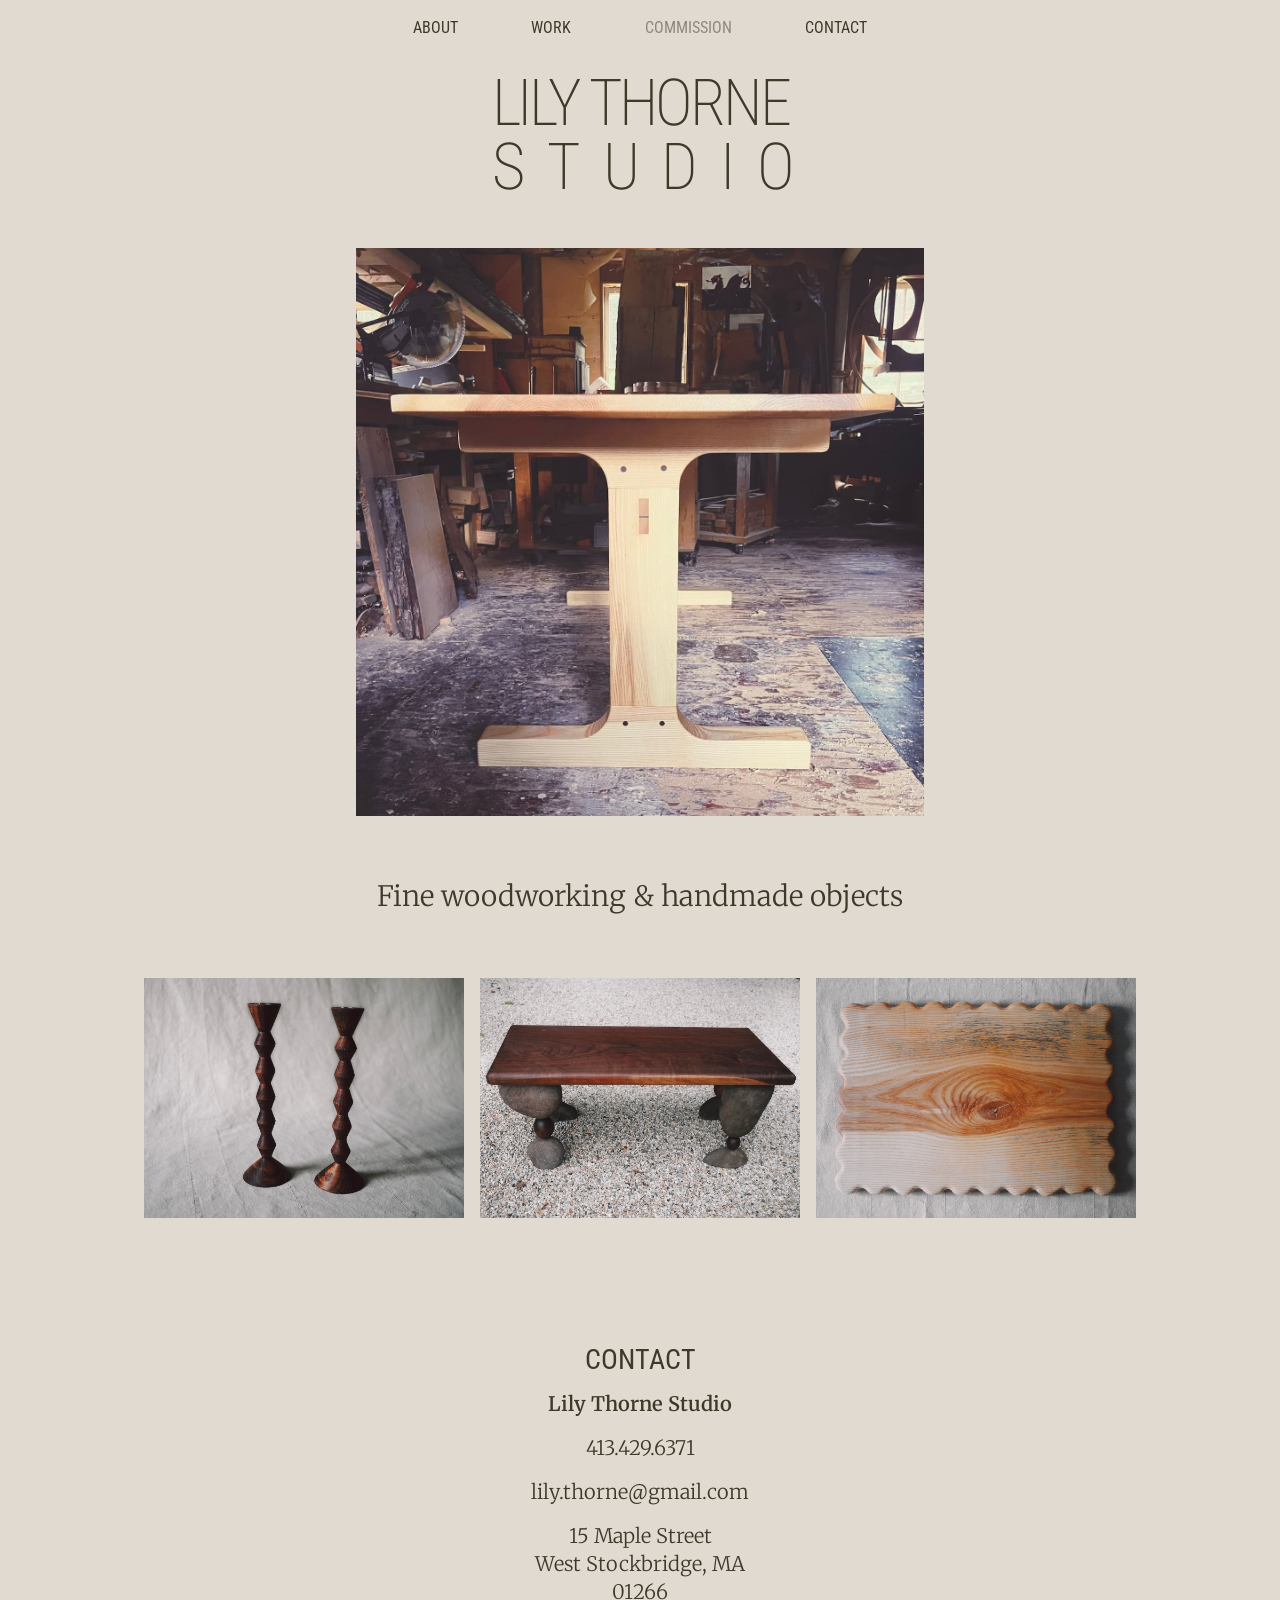
<file: index.html>
<!doctype html>
<html lang="en" class="home">

<head>
	<title>Lily Thorne Studio</title>
	<meta name="description" content="Fine woodworking and handmade objects from the Berkshires.">
	<meta name="keywords" content="woodworking, design, furniture, custom, handmade, West Stockbridge, Massachusetts, Berkshire">
	<meta name="author" content="Lily Thorne">
	<meta charset="utf-8" />
	<meta name="viewport" content="width=device-width, initial-scale=1.0" />
	<meta http-equiv="Content-Type" content="text/html; charset=utf-8" />
	<link rel="stylesheet" href="font.css" />
	<link rel="stylesheet" href="style.css" />
	<link rel="icon" href="/assets/favicon/favicon.ico" type="image/x-icon">

</head>

<body>
	<a href="#content" class="skip-to-main">Skip to main content</a>

	<header>
		<nav>
			<ul>
				<li><a href="/about">About</a></li>
				<li><a href="/work">Work</a></li>
				<li><a class="disabled"  href="/commission">Commission</a></li>
				<li><a href="#contact">Contact</a></li>
			</ul>
		</nav>

		<h1>
			<a href="/"><span>Lily Thorne</span> <br><span>Studio</span></a>
		</h1>
	</header>

	<section id="hero">
		<img src="assets/hero.jpg" alt="a table in the workshop" />
				<p>
					Fine woodworking &amp; handmade objects
				</p>

	</section>

	<section id="feature">
		<div>
		<img src="assets/ash-stained-spools.jpg" alt="ash stained spools" />
		</div>
		<div>
		<img src="assets/walnut-stone-table.jpg" alt="stone and wood coffee table" />
		</div>
		<div>
		<img src="assets/lg-ash-rectangle-scallop.jpg" alt="scallop cutting board" />
		</div>
	</section>

	<section id="contact">
		<h3>Contact</h3>
		<p><strong>Lily Thorne Studio</strong></p>
		<p>413.429.6371</p>
		<p>lily.thorne@gmail.com</p>
		<p>
		15 Maple Street<br>
		West Stockbridge, MA<br>
		01266
		</p>
	</section>
</body>

</html>
</file>
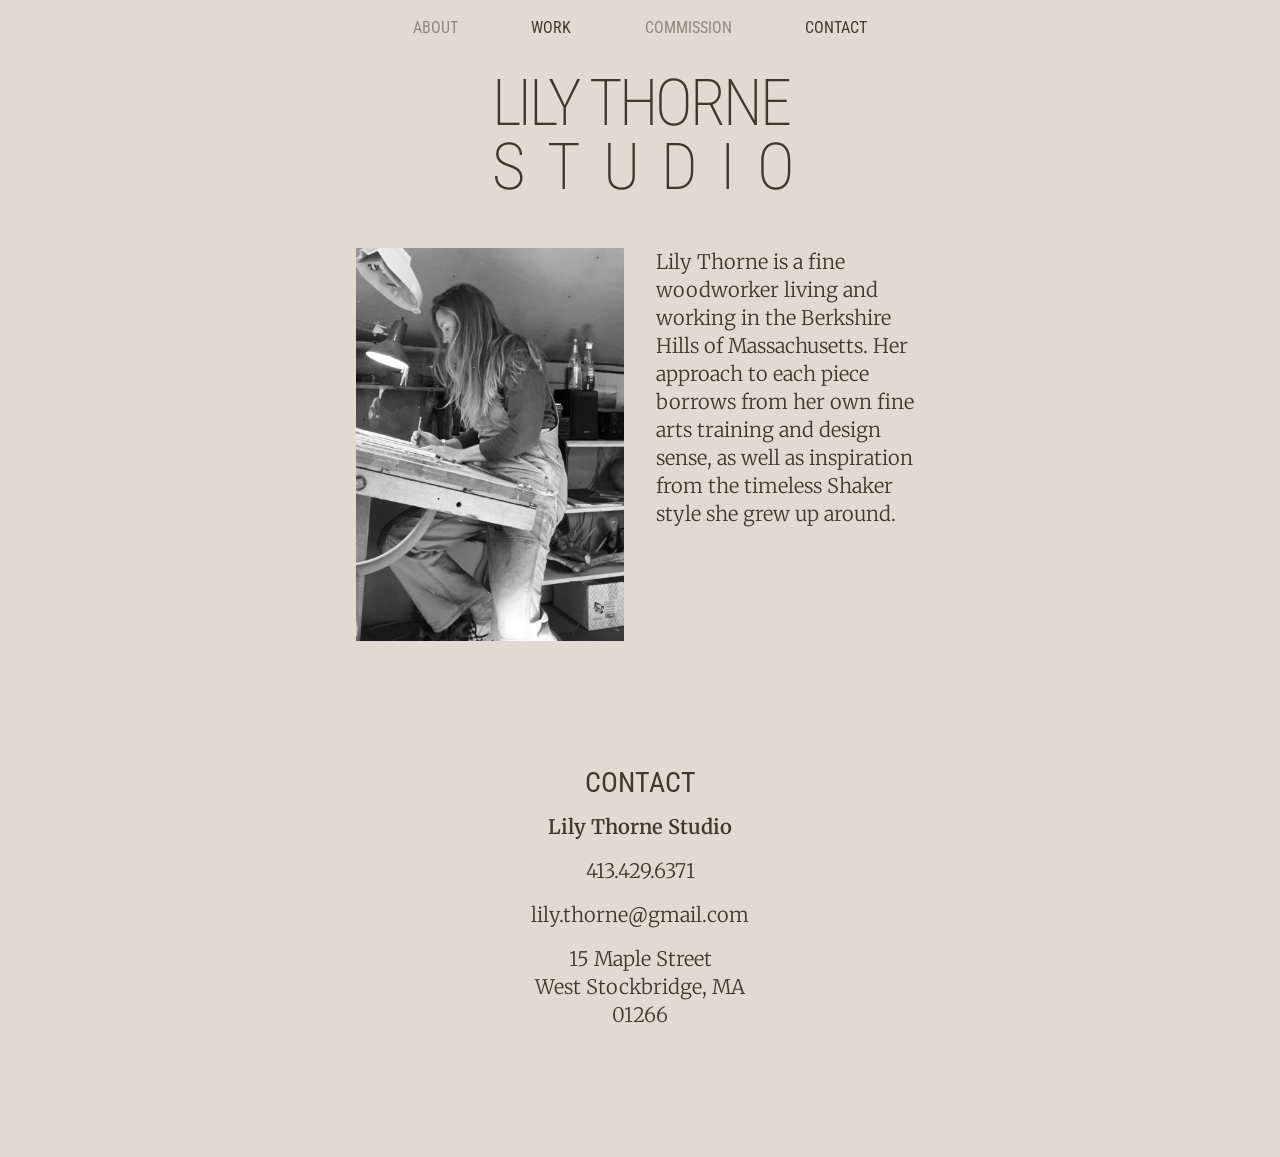
<file: about/index.html>
<!doctype html>
<html lang="en" class="subpage about">

<head>
	<title>Lily Thorne Studio - About</title>
	<meta name="description" content="Fine woodworking and handmade objects from the Berkshires.">
	<meta name="keywords" content="woodworking, design, furniture, custom, handmade, West Stockbridge, Massachusetts, Berkshire">
	<meta name="author" content="Lily Thorne">
	<meta charset="utf-8" />
	<meta name="viewport" content="width=device-width, initial-scale=1.0" />
	<meta http-equiv="Content-Type" content="text/html; charset=utf-8" />
	<link rel="stylesheet" href="../font.css" />
	<link rel="stylesheet" href="../style.css" />
	<link rel="stylesheet" href="../glightbox.min.css" />
	<link rel="icon" href="/assets/favicon/favicon.ico" type="image/x-icon">

</head>

<body>
	<a href="#content" class="skip-to-main">Skip to main content</a>

	<header>
		<nav>
			<ul>
				<li><a class="disabled" href="/about">About</a></li>
				<li><a href="/work">Work</a></li>
				<li><a class="disabled"  href="/commission">Commission</a></li>
				<li><a href="#contact">Contact</a></li>
			</ul>
		</nav>
	
		<h1>
			<a href="/"><span>Lily Thorne</span> <br><span>Studio</span></a>
		</h1>
	</header>


<section id="info">
	<img src="../assets/bio.jpg" alt="portrait photo of Lily Thorne" />	
	<div>
		<!-- <h2>About</h2> -->
		<p class="no-margin-top">Lily Thorne is a fine woodworker living and working in the Berkshire Hills of Massachusetts. Her approach to each piece borrows from her own fine arts training and design sense, as well as inspiration from the timeless Shaker style she grew up around.</p>
	</div>
</section>


	<section id="contact">
		<h3>Contact</h3>
		<p><strong>Lily Thorne Studio</strong></p>
		<p>413.429.6371</p>
		<p>lily.thorne@gmail.com</p>
		<p>
		15 Maple Street<br>
		West Stockbridge, MA<br>
		01266
		</p>
	</section>
	<script src="../glightbox.min.js"></script>
	<script>
		(() => {
			const lightbox = GLightbox({
				touchNavigation: true,
				loop: true
			});
		})();
	</script>
</body>

</html>
</file>
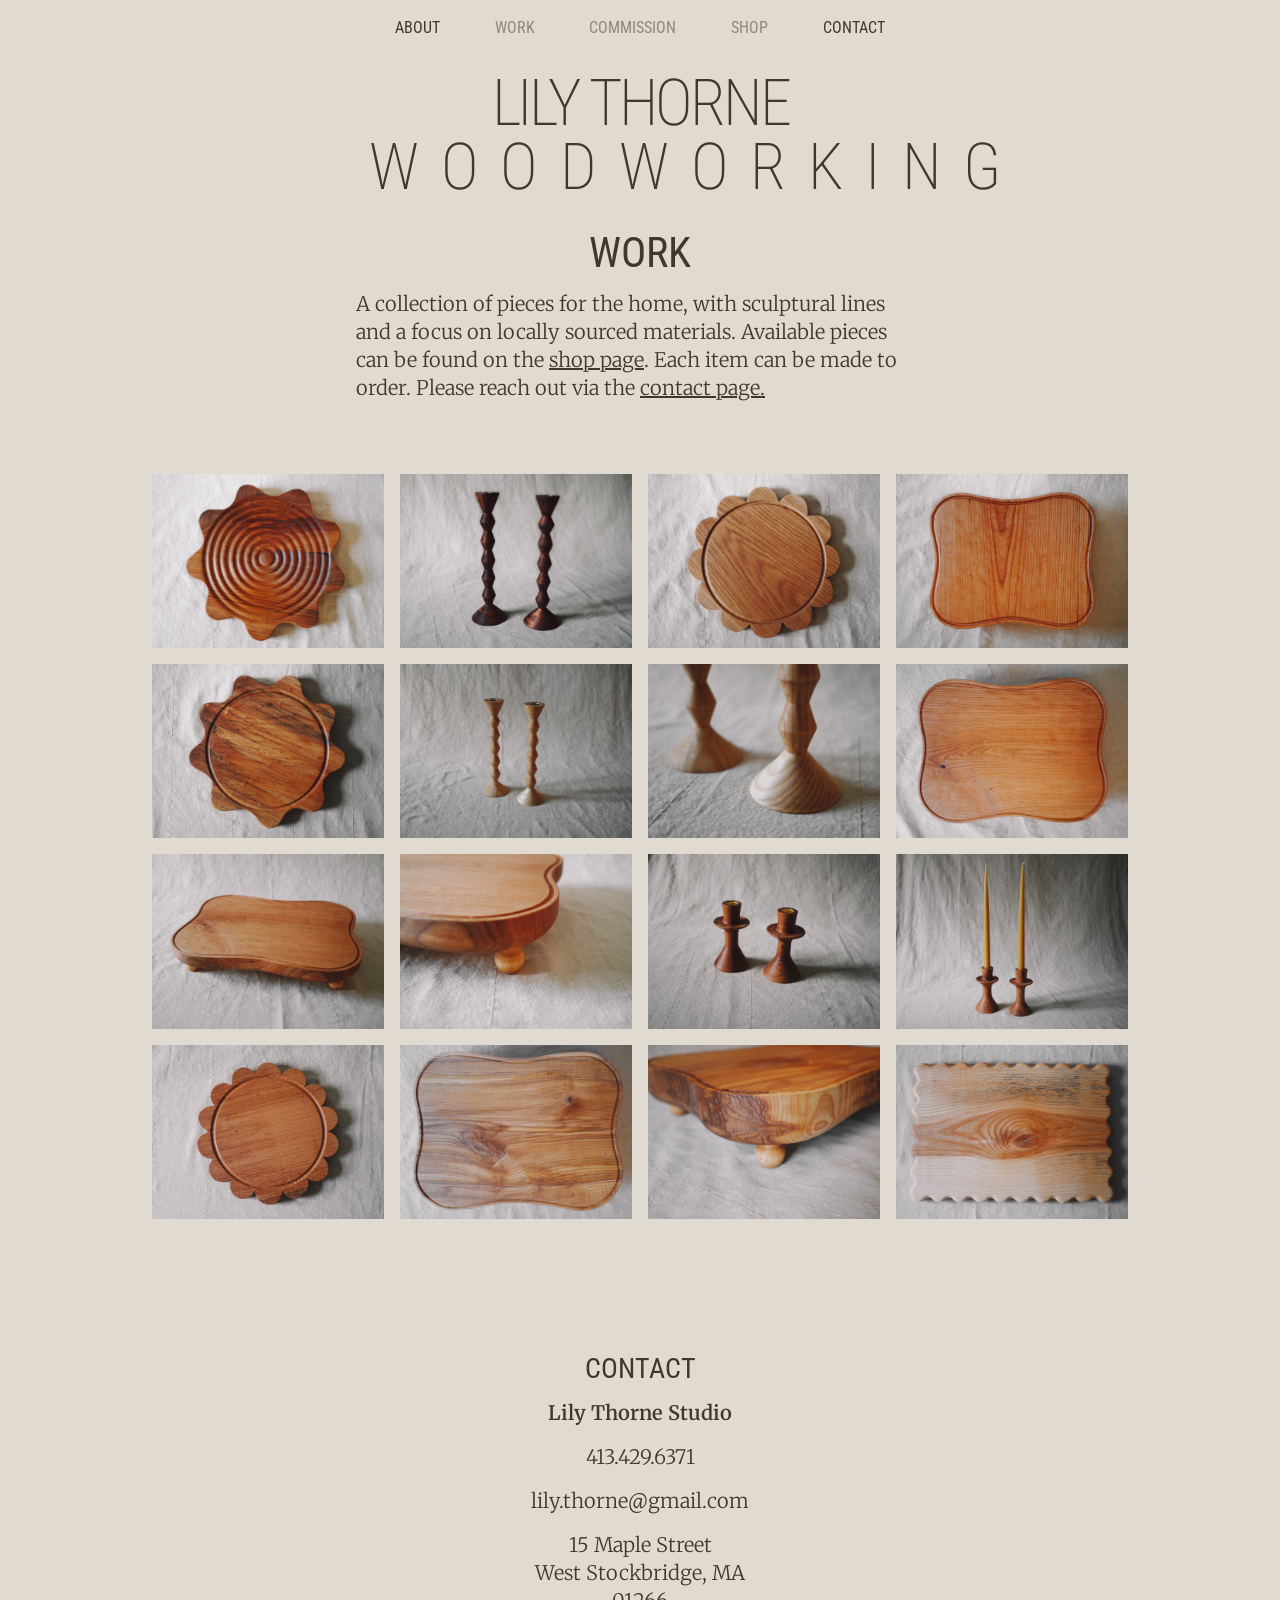
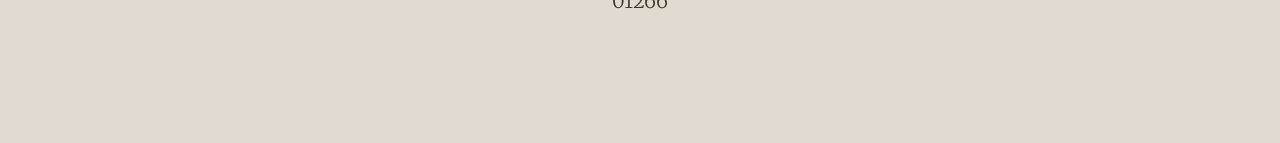
<file: work/index.html>
<!doctype html>
<html lang="en" class="subpage work">

<head>
	<title>Lily Thorne Studio - Work</title>
	<meta name="description" content="Fine woodworking and handmade objects from the Berkshires.">
	<meta name="keywords" content="woodworking, design, furniture, custom, handmade, West Stockbridge, Massachusetts, Berkshire">
	<meta name="author" content="Lily Thorne">
	<meta charset="utf-8" />
	<meta name="viewport" content="width=device-width, initial-scale=1.0" />
	<meta http-equiv="Content-Type" content="text/html; charset=utf-8" />
	<link rel="stylesheet" href="../font.css" />
	<link rel="stylesheet" href="../style.css" />
	<link rel="stylesheet" href="../glightbox.min.css" />
	<link rel="icon" href="/assets/favicon/favicon.ico" type="image/x-icon">

</head>

<body>
	<a href="#content" class="skip-to-main">Skip to main content</a>

	<header>
		<nav>
			<ul>
				<li><a href="/about">About</a></li>
				<li><a class="disabled" href="/work">Work</a></li>
				<li><a class="disabled" href="/commission">Commission</a></li>
				<li><a class="disabled" href="/shop">Shop</a></li>
				<li><a href="#contact">Contact</a></li>
			</ul>
		</nav>
	
		<h1>
			<a href="/"><span>Lily Thorne</span> <br><span>Woodworking</span></a>
		</h1>
	</header>

	
	<section id="hero">
<h2>
	Work
</h2>
	<p>A collection of pieces for the home, with sculptural lines and a focus on locally sourced materials. Available pieces can be found on the <a href="/shop">shop page</a>. Each item can be made to order. Please reach out via the <a href="/contact">contact page.</a></p>
	</section>

	<section id="feature">
		<div><a class="glightbox" href="/assets/wavy-butternut-board.jpg"><img src="/assets/wavy-butternut-board.jpg" alt="tk" /></a></div>
		
		<div><a class="glightbox" href="/assets/ash-stained-spools.jpg"><img src="/assets/ash-stained-spools.jpg"
					alt="tk" /></a></div>

		
		<div><a class="glightbox" href="/assets/sm-oak-scallop-board.jpg"><img src="/assets/sm-oak-scallop-board.jpg"
					alt="tk" /></a></div>
		<div><a class="glightbox" href="/assets/sm-cherry-tabletop.jpg"><img src="/assets/sm-cherry-tabletop.jpg" alt="tk" /></a></div>
		<!-- <div><a class="glightbox" href="/assets/sm-cherry-tabletop-quarter.jpg"><img src="/assets/sm-cherry-tabletop-quarter.jpg"
					alt="tk" /></a></div> -->
		<div><a class="glightbox" href="/assets/maple-wide-scallop.jpg"><img src="/assets/maple-wide-scallop.jpg"
					alt="tk" /></a></div>
		<div><a class="glightbox" href="/assets/ash-spool.jpg"><img src="/assets/ash-spool.jpg" alt="tk" /></a></div>
		<div><a class="glightbox" href="/assets/ash-spool-detail.jpg"><img src="/assets/ash-spool-detail.jpg" alt="tk" /></a></div>
		
		<div><a class="glightbox" href="/assets/lg-cherry-tabletop.jpg"><img src="/assets/lg-cherry-tabletop.jpg"
		alt="tk" /></a></div>
		<div><a class="glightbox" href="/assets/lg-cherry-tabletop-quarter.jpg"><img src="/assets/lg-cherry-tabletop-quarter.jpg"
		alt="tk" /></a></div>
		<div><a class="glightbox" href="/assets/lg-cherry-tabletop-detail.jpg"><img src="/assets/lg-cherry-tabletop-detail.jpg"
		alt="tk" /></a></div>
		<div><a class="glightbox" href="/assets/cherry-queen-taper.jpg"><img src="/assets/cherry-queen-taper.jpg"
			alt="tk" /></a></div>
		<div><a class="glightbox" href="/assets/cherry-queen-candles.jpg"><img src="/assets/cherry-queen-candles.jpg"
		alt="tk" /></a></div>
		<div><a class="glightbox" href="/assets/lg-oak-scallop.jpg"><img src="/assets/lg-oak-scallop.jpg" alt="tk" /></a></div>
		<div><a class="glightbox" href="/assets/lg-ash-tabletop.jpg"><img src="/assets/lg-ash-tabletop.jpg"
		alt="tk" /></a></div>
		<div><a class="glightbox" href="/assets/lg-ash-tabletop-detail.jpg"><img src="/assets/lg-ash-tabletop-detail.jpg" alt="tk" /></a></div>
		<div><a class="glightbox" href="/assets/lg-ash-rectangle-scallop.jpg"><img src="/assets/lg-ash-rectangle-scallop.jpg"alt="tk" /></a></div>
		
	</section>

	<section id="contact">
		<h3>Contact</h3>
		<p><strong>Lily Thorne Studio</strong></p>
		<p>413.429.6371</p>
		<p>lily.thorne@gmail.com</p>
		<p>
		15 Maple Street<br>
		West Stockbridge, MA<br>
		01266
		</p>
	</section>
	<script src="../glightbox.min.js"></script>
	<script>
		(() => {
			const lightbox = GLightbox({
				touchNavigation: true,
				loop: true
			});
		})();
	</script>
</body>

</html>
</file>
<file: font.css>
/* roboto-condensed-200 - latin */
@font-face {
  font-display: swap; /* Check https://developer.mozilla.org/en-US/docs/Web/CSS/@font-face/font-display for other options. */
  font-family: 'Roboto Condensed';
  font-style: normal;
  font-weight: 200;
  src: url('assets/fonts/roboto-condensed-v31-latin-200.woff2') format('woff2'); /* Chrome 36+, Opera 23+, Firefox 39+, Safari 12+, iOS 10+ */
}

/* roboto-condensed-regular - latin */
@font-face {
  font-display: swap; /* Check https://developer.mozilla.org/en-US/docs/Web/CSS/@font-face/font-display for other options. */
  font-family: 'Roboto Condensed';
  font-style: normal;
  font-weight: 400;
  src: url('assets/fonts/roboto-condensed-v31-latin-regular.woff2') format('woff2'); /* Chrome 36+, Opera 23+, Firefox 39+, Safari 12+, iOS 10+ */
}



/* merriweather-300 - latin */
@font-face {
  font-display: swap; /* Check https://developer.mozilla.org/en-US/docs/Web/CSS/@font-face/font-display for other options. */
  font-family: 'Merriweather';
  font-style: normal;
  font-weight: 300;
  src: url('assets/fonts/merriweather-v33-latin-300.woff2') format('woff2'); /* Chrome 36+, Opera 23+, Firefox 39+, Safari 12+, iOS 10+ */
}

/* merriweather-regular - latin */
@font-face {
  font-display: swap; /* Check https://developer.mozilla.org/en-US/docs/Web/CSS/@font-face/font-display for other options. */
  font-family: 'Merriweather';
  font-style: normal;
  font-weight: 400;
  src: url('assets/fonts/merriweather-v33-latin-regular.woff2') format('woff2'); /* Chrome 36+, Opera 23+, Firefox 39+, Safari 12+, iOS 10+ */
}

/* merriweather-600 - latin */
@font-face {
  font-display: swap; /* Check https://developer.mozilla.org/en-US/docs/Web/CSS/@font-face/font-display for other options. */
  font-family: 'Merriweather';
  font-style: normal;
  font-weight: 600;
  src: url('assets/fonts/merriweather-v33-latin-600.woff2') format('woff2'); /* Chrome 36+, Opera 23+, Firefox 39+, Safari 12+, iOS 10+ */
}
</file>
<file: style.css>
:root {
	/* font */
	--sans: "Roboto Condensed",  -apple-system, BlinkMacSystemFont, "Segoe UI", Roboto, Oxygen, Ubuntu, Cantarell, "Helvetica Neue", sans-serif;
	
	/* --serif: "Crimson Pro", Iowan Old Style, Times New Roman, Times, serif; */
	--serif: "Merriweather",Iowan Old Style, Times New Roman, Times, serif;

	/* --mono: "Courier Prime", Menlo, Consolas, Monaco, monospace; */
	--mono: Menlo, Consolas, Monaco, monospace;

	/* z-index */
	--z-bottom: -100;
	--z-middle: 0;
	--z-top: 100;
	--z-overlay: 1000;

	--border-radius: 2px;
	--color-bg: #e0dad1;
	--color-primary: #464139;
	--color-secondary: #2d6987;
	--color-tertiary: #deae1f	;
	--color-fg: #3e3929;
	--col-width: 600px;
	
	/* "1" second duration */
	--1s: 1ms;
}

/* 1. Use a more-intuitive box-sizing model */
*, *::before, *::after {
  box-sizing: border-box;
}

/* 2. Remove default margin */
* {
  margin: 0;
}

/* 3. Enable keyword animations */
@media (prefers-reduced-motion: no-preference) {
  html {
    interpolate-size: allow-keywords;
  }
}

body {
  /* 4. Add accessible line-height */
  line-height: 1.5;
  /* 5. Improve text rendering */
  -webkit-font-smoothing: antialiased;
}

/* 6. Improve media defaults */
img, picture, video, canvas, svg {
  display: block;
	width: 100%;
  max-width: 100%;
}

/* 7. Inherit fonts for form controls */
input, button, textarea, select {
  font: inherit;
}

/* 8. Avoid text overflows */
p, h1, h2, h3, h4, h5, h6 {
  overflow-wrap: break-word;
}

/* 9. Improve line wrapping */
p {
  text-wrap: pretty;
}
h1, h2, h3, h4, h5, h6 {
  text-wrap: balance;
}

/*
  10. Create a root stacking context
*/
#root, #__next {
  isolation: isolate;
}


/* 11. Russell */

.skip-to-main {
	border: none;
	width: 1px;
	height: 1px;
	overflow: hidden;
	position: absolute;
}

.skip-to-main:focus {
	background-color: black;
	color: white;
	width: auto;
	height: auto;
	padding: 8px;
	z-index: 1000;
}

.sr-only {
	clip: rect(0 0 0 0);
	clip-path: inset(100%);
	height: 1px;
	overflow: hidden;
	position: absolute;
	white-space: nowrap; 
	width: 1px;
}

body {
	font-family: var(--serif);
	font-weight: 300;
	background: var(--color-bg);
	color: var(--color-fg);
}

p {
	font-size: 20px;
	line-height: 1.4;
	margin: 1rem auto;
}

h1, h2, h3, h4, h5, h6 {
	font-family: var(--sans);
	text-transform: uppercase;
	font-weight: 200;
}

h1 {
	line-height: 1;
	font-weight: 200;
	margin: 1rem auto;
	display: block;
	padding: 1rem 0;
	font-size: clamp(24px, 10vw, 64px);
}

h1 a {
	color: var(--color-fg);
}

h1 span {
	display: inline-block;
}

h1 span:nth-of-type(1) {
	letter-spacing: -0.05em;
}


h1 span:nth-of-type(2) {
	letter-spacing: 0.34em;
	text-indent: 0.45em;

}

h2 {
	font-size: 42px;
	text-align: center;
	font-weight: 400;
	line-height: 1;
}

h3 {
	font-size: 28px;
	text-align: center;
	font-weight: 400;
	line-height: 1;
}

h4 {
	font-size: 24px;
}

h5 {
	font-size: 22px;
}

h6 {
	font-size: 20px;
}

a {
	color: var(--color-primary);
}

section {
	max-width: var(--col-width);
	margin: 0 auto;
	padding: 0 1rem;
}

section > p, section > h2, section > blockquote {
	margin: 1rem auto;
}

p.no-margin-top {
	margin-top: 0;
}	

header {
	max-width: var(--col-width);
	margin: 0 auto;
	text-align: center;
}

nav ul {
	list-style-type: none;
	padding: 0;
	margin: 1rem auto;
	display: flex;
	justify-content: space-evenly;
	max-width: var(--col-width);
}

nav li {
	text-transform: uppercase;
	font-family: var(--sans);
	font-weight: 400;
}

nav li a {
	text-decoration: none;
}

li .disabled {
	pointer-events: none;
	opacity: 0.5;
}

a {
	color: var(--color-fg);
}


/* HOME */

.home #hero img {
	margin: 2rem auto;
}


.home #hero p {
	text-align: center;
	margin: 4rem auto;
	font-size: 28px;
	line-height: 1.2;
}

.home #feature {
	display: flex;
	justify-content: center;
	width: 100%;
	max-width: 1024px;
	gap: 1rem;
	margin: 4rem auto;
}

.home #feature div {
	padding: 0;
	display: flex;
	justify-content: center;
	align-items: center;
	border-radius: 16px;
}

/* contact */
#contact {
	margin: 8rem auto;
}

#contact h2 {
	text-align: center;
}

#contact p {
	text-align: center;
}

/* sub page */
.subpage #feature {
	display: flex;
	flex-wrap: wrap;
	justify-content: flex-start;
	width: 100%;
	max-width: 1024px;
	margin: 4rem auto;
}

/* sub page */

.subpage header {
	margin-bottom: 1rem;
}

.subpage #feature div {
	width: 25%;
	padding: 8px;
}

@media (max-width: 1080px) {
	.subpage #feature div {
		width: 33.33%;
	}
}

@media (max-width: 640px) {
	.subpage #feature div {
		width: 50%;
	}
}

/* about */
.about #info {
	display: flex;
	margin-top: 2rem;
	gap: 2rem;
}

.about #info img {
	width: calc(var(--col-width) / 2 - 2rem);
}

@media (max-width: 640px) {
	.about #info {
		flex-direction: column;
		align-items: center;
		text-align: center;
	}
	
	.home #hero p {
		font-size: 20px;
	}

	.home #feature {
		flex-direction: column;
		align-items: center;
	}
	
}
</file>
